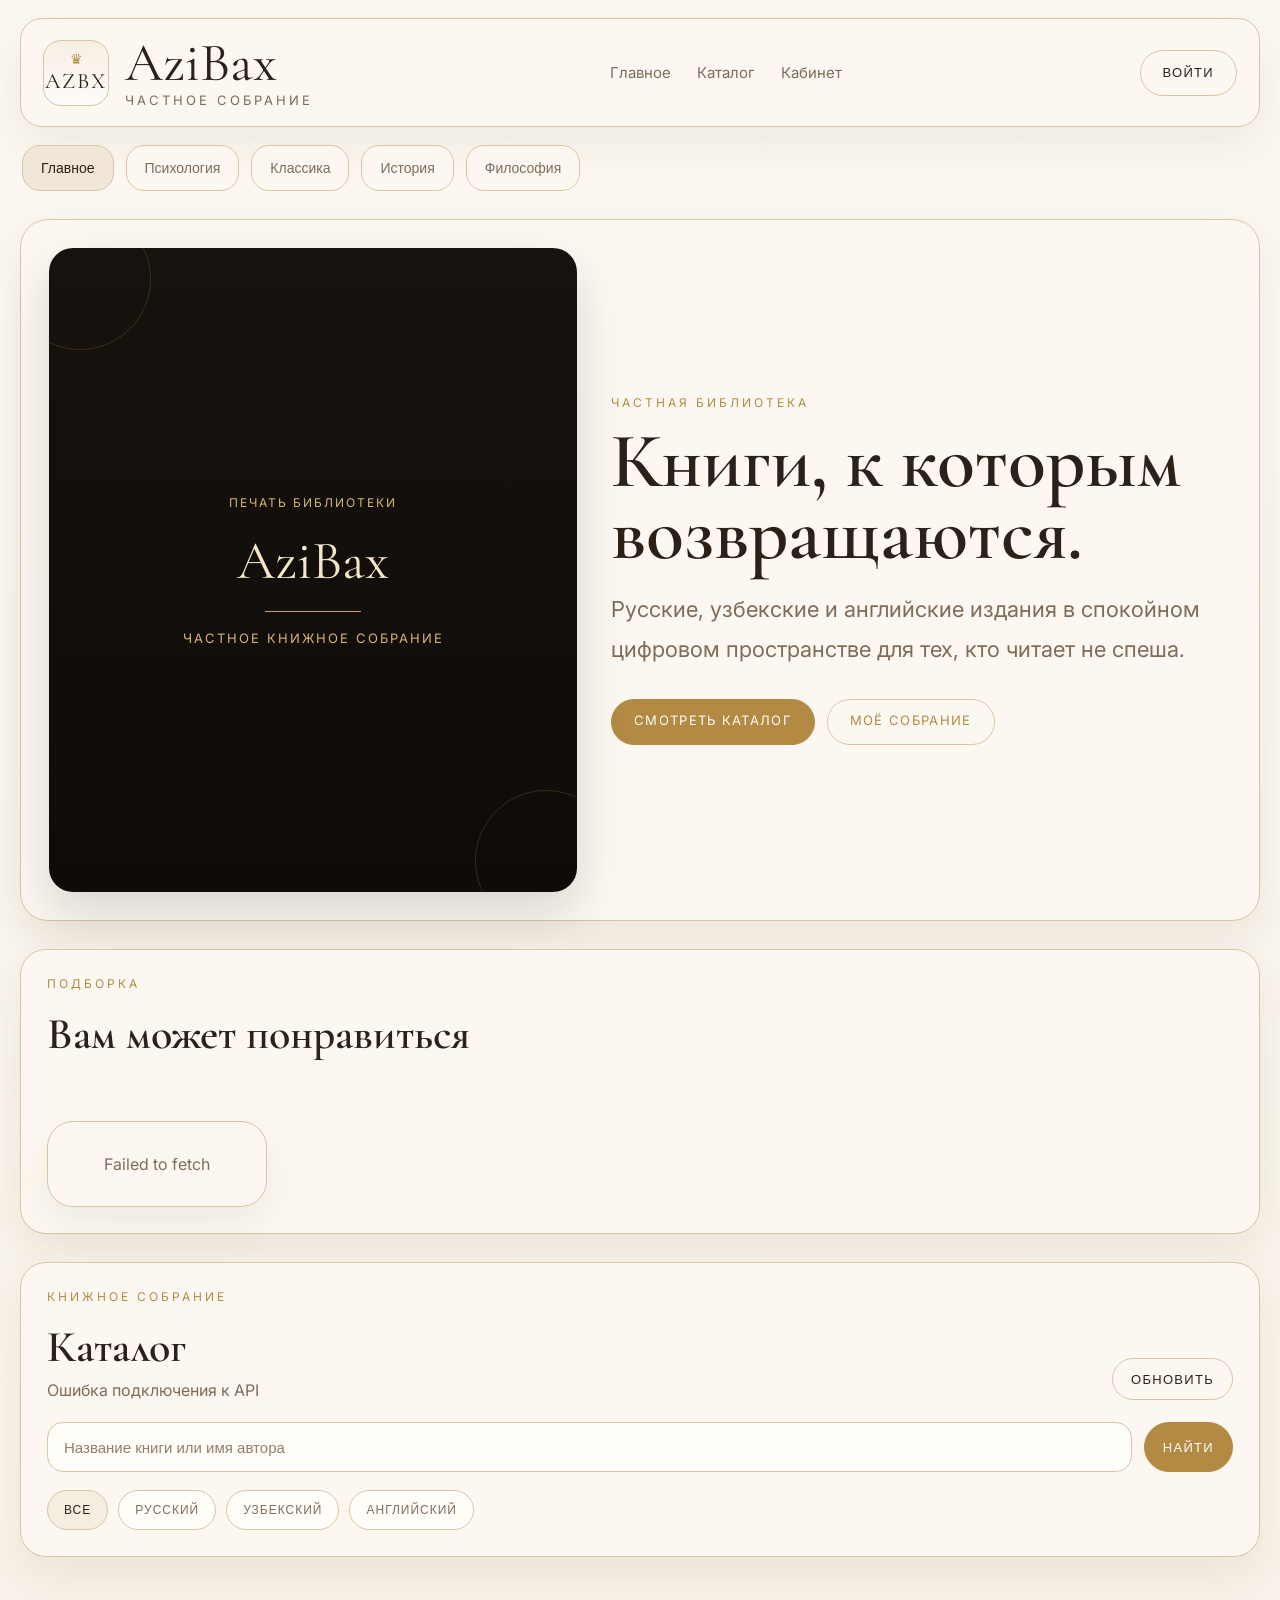
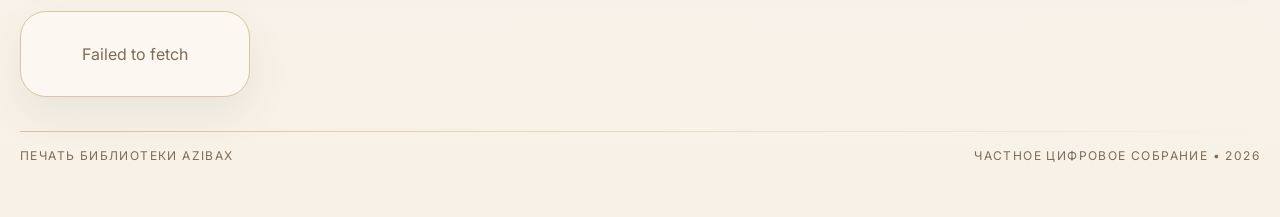
<file: index.html>
<!DOCTYPE html>
<html lang="ru">
<head>
  <meta charset="UTF-8" />
  <meta name="viewport" content="width=device-width, initial-scale=1.0" />
  <title>AziBax — Частное собрание</title>

  <link rel="preconnect" href="https://fonts.googleapis.com">
  <link rel="preconnect" href="https://fonts.gstatic.com" crossorigin>
  <link href="https://fonts.googleapis.com/css2?family=Cormorant+Garamond:wght@400;500;600;700&family=Inter:wght@400;500;600&display=swap" rel="stylesheet">

  <link rel="stylesheet" href="style.css?v=30" />
</head>
<body>
  <div class="page-shell">

    <header class="topbar">
      <a class="brand" href="index.html">
        <div class="crest">
          <div class="crest-crown">♛</div>
          <div class="crest-mark">AZBX</div>
        </div>

        <div class="brand-copy">
          <div class="brand-name">AziBax</div>
          <div class="brand-sub">Частное собрание</div>
        </div>
      </a>

      <nav class="nav-links">
        <a href="#featured">Главное</a>
        <a href="#catalog">Каталог</a>
        <a href="favorites.html">Кабинет</a>
      </nav>

      <button class="ghost-button" id="openAuthBtn">Войти</button>
    </header>

    <section class="club-nav">
      <button class="club-pill active">Главное</button>
      <button class="club-pill">Психология</button>
      <button class="club-pill">Классика</button>
      <button class="club-pill">История</button>
      <button class="club-pill">Философия</button>
    </section>

    <section class="featured-section" id="featured">
      <div class="featured-book">
        <div class="featured-cover">
          <div class="featured-cover-inner">
            <div class="featured-cover-top">Печать библиотеки</div>
            <div class="featured-cover-title">AziBax</div>
            <div class="featured-cover-line"></div>
            <div class="featured-cover-text">Частное книжное собрание</div>
          </div>
        </div>

        <div class="featured-info">
          <div class="section-kicker">Частная библиотека</div>
          <h1>Книги, к которым возвращаются.</h1>
          <p>
            Русские, узбекские и английские издания
            в спокойном цифровом пространстве
            для тех, кто читает не спеша.
          </p>

          <div class="featured-actions">
            <a class="primary-button" href="#catalog">Смотреть каталог</a>
            <a class="secondary-button" href="favorites.html">Моё собрание</a>
          </div>
        </div>
      </div>
    </section>

    <section class="section-block">
      <div class="section-head-row">
        <div>
          <div class="section-kicker">Подборка</div>
          <h2>Вам может понравиться</h2>
        </div>
      </div>

      <div class="book-grid compact" id="recommendedGrid"></div>
    </section>

    <section class="catalog-panel" id="catalog">
      <div class="catalog-head">
        <div>
          <div class="section-kicker">Книжное собрание</div>
          <h2>Каталог</h2>
          <p id="catalogMeta">Загрузка каталога...</p>
        </div>

        <button class="ghost-button small" id="refreshBtn">Обновить</button>
      </div>

      <div class="catalog-search-row">
        <input type="text" id="searchInput" placeholder="Название книги или имя автора" />
        <button class="primary-button small" id="searchBtn">Найти</button>
      </div>

      <div class="language-row">
        <button class="lang-pill active" data-language="">Все</button>
        <button class="lang-pill" data-language="rus">Русский</button>
        <button class="lang-pill" data-language="uzb">Узбекский</button>
        <button class="lang-pill" data-language="eng">Английский</button>
      </div>
    </section>

    <section class="book-grid" id="booksGrid"></section>

    <section class="hidden" id="emptyState">
      <div class="state-card">
        По этому запросу ничего не найдено.
      </div>
    </section>

    <footer class="site-footer">
      <div class="footer-line"></div>
      <div class="footer-copy">
        <div>Печать библиотеки AziBax</div>
        <div>Частное цифровое собрание • 2026</div>
      </div>
    </footer>
  </div>

  <div class="modal hidden" id="authModal">
    <div class="modal-card">
      <div class="modal-head">
        <div>
          <div class="section-kicker">Личный кабинет</div>
          <h3>Вход</h3>
        </div>
        <button class="icon-button" id="closeAuthBtn">✕</button>
      </div>

      <div class="tab-row">
        <button class="tab active" data-tab="login">Войти</button>
        <button class="tab" data-tab="register">Регистрация</button>
      </div>

      <form id="loginForm" class="auth-form">
        <input type="email" id="loginEmail" placeholder="Почта" required />
        <input type="password" id="loginPassword" placeholder="Пароль" required />
        <button class="primary-button full">Войти</button>
      </form>

      <form id="registerForm" class="auth-form hidden">
        <input type="text" id="registerName" placeholder="Имя" />
        <input type="email" id="registerEmail" placeholder="Почта" required />
        <input type="password" id="registerPassword" placeholder="Пароль" required />
        <button class="primary-button full">Создать аккаунт</button>
      </form>

      <p class="auth-message" id="authMessage"></p>
    </div>
  </div>

  <script src="config.js?v=30"></script>
  <script src="shared.js?v=30"></script>
  <script src="app.js?v=30"></script>

  <script>
    function fillRecommendedFromMainGrid() {
      const target = document.getElementById("recommendedGrid");
      const main = document.getElementById("booksGrid");
      if (!target || !main) return;

      const observer = new MutationObserver(() => {
        const cards = Array.from(main.children).slice(0, 4);
        target.innerHTML = "";
        cards.forEach(card => target.appendChild(card.cloneNode(true)));
      });

      observer.observe(main, { childList: true, subtree: false });
    }

    fillRecommendedFromMainGrid();
  </script>
</body>
</html>
</file>
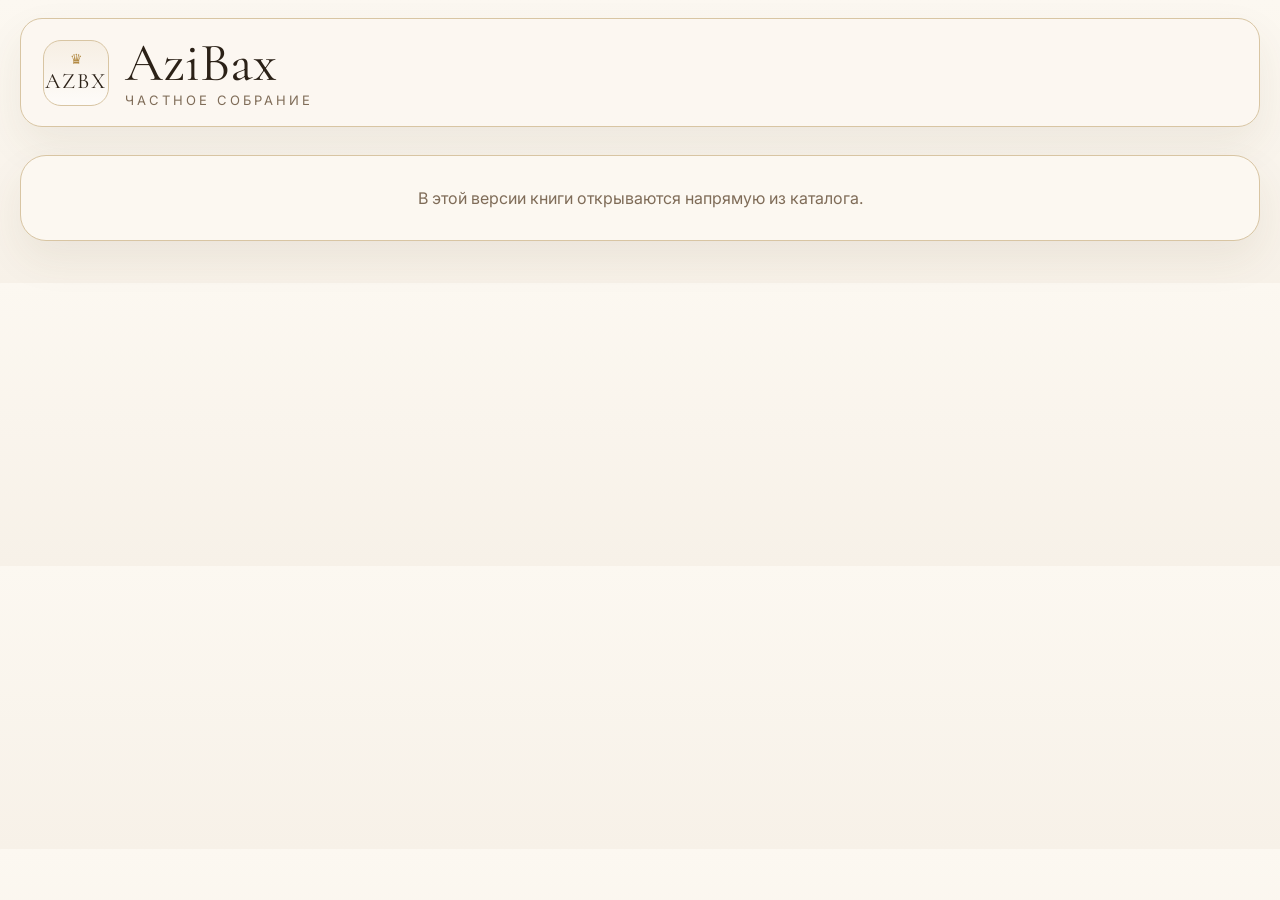
<file: book.html>
<!DOCTYPE html>
<html lang="ru">
<head>
  <meta charset="UTF-8" />
  <meta name="viewport" content="width=device-width, initial-scale=1.0" />
  <title>AziBax — Книга</title>
  <link rel="preconnect" href="https://fonts.googleapis.com">
  <link rel="preconnect" href="https://fonts.gstatic.com" crossorigin>
  <link href="https://fonts.googleapis.com/css2?family=Cormorant+Garamond:wght@400;500;600;700&family=Inter:wght@400;500;600&display=swap" rel="stylesheet">
  <link rel="stylesheet" href="style.css?v=8" />
</head>
<body>
  <div class="grain"></div>

  <div class="page-shell">
    <header class="topbar">
      <a class="brand" href="index.html">
        <div class="crest">
          <div class="crest-crown">♛</div>
          <div class="crest-mark">AZBX</div>
        </div>
        <div class="brand-copy">
          <div class="brand-name">AziBax</div>
          <div class="brand-sub">Частное собрание</div>
        </div>
      </a>
    </header>

    <section>
      <div class="state-card">
        В этой версии книги открываются напрямую из каталога.
      </div>
    </section>
  </div>
</body>
</html>
</file>
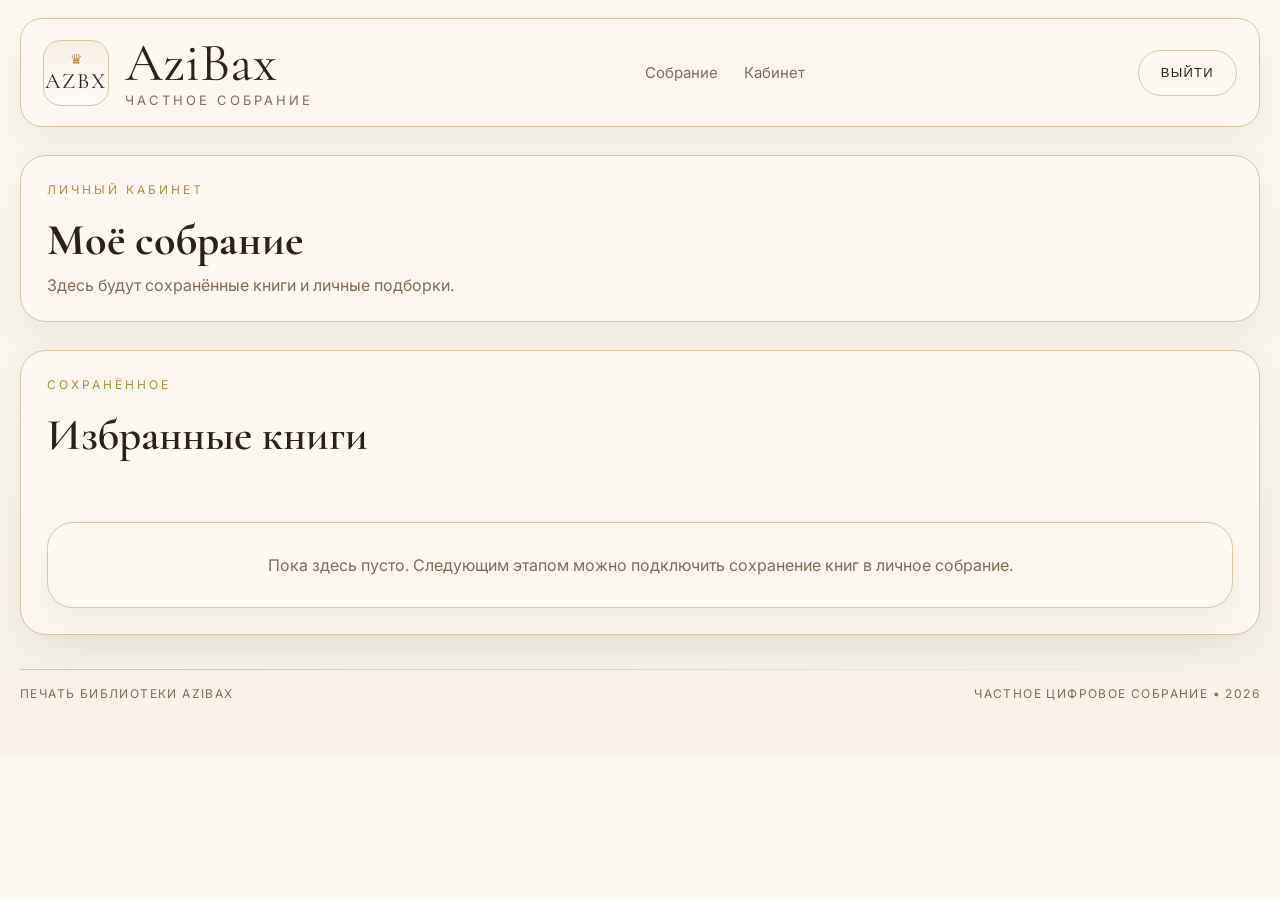
<file: favorites.html>
<!DOCTYPE html>
<html lang="ru">
<head>
  <meta charset="UTF-8" />
  <meta name="viewport" content="width=device-width, initial-scale=1.0" />
  <title>AziBax — Мой кабинет</title>

  <link rel="preconnect" href="https://fonts.googleapis.com">
  <link rel="preconnect" href="https://fonts.gstatic.com" crossorigin>
  <link href="https://fonts.googleapis.com/css2?family=Cormorant+Garamond:wght@400;500;600;700&family=Inter:wght@400;500;600&display=swap" rel="stylesheet">

  <link rel="stylesheet" href="style.css?v=31" />
</head>
<body>
  <div class="page-shell">

    <header class="topbar">
      <a class="brand" href="index.html">
        <div class="crest">
          <div class="crest-crown">♛</div>
          <div class="crest-mark">AZBX</div>
        </div>

        <div class="brand-copy">
          <div class="brand-name">AziBax</div>
          <div class="brand-sub">Частное собрание</div>
        </div>
      </a>

      <nav class="nav-links">
        <a href="index.html">Собрание</a>
        <a href="favorites.html">Кабинет</a>
      </nav>

      <button class="ghost-button" id="logoutBtn">Выйти</button>
    </header>

    <section class="section-block">
      <div class="section-kicker">Личный кабинет</div>
      <h2 style="font-family:'Cormorant Garamond',serif;font-size:44px;margin:0 0 8px;">Моё собрание</h2>
      <p style="color:var(--muted);margin:0;" id="favoritesMeta">
        Здесь будут сохранённые книги и личные подборки.
      </p>
    </section>

    <section class="section-block">
      <div class="section-head-row">
        <div>
          <div class="section-kicker">Сохранённое</div>
          <h2>Избранные книги</h2>
        </div>
      </div>

      <div class="book-grid" id="favoritesGrid"></div>

      <section id="favoritesEmpty">
        <div class="state-card">
          Пока здесь пусто. Следующим этапом можно подключить сохранение книг в личное собрание.
        </div>
      </section>
    </section>

    <footer class="site-footer">
      <div class="footer-line"></div>
      <div class="footer-copy">
        <div>Печать библиотеки AziBax</div>
        <div>Частное цифровое собрание • 2026</div>
      </div>
    </footer>
  </div>

  <script src="config.js?v=31"></script>
  <script src="shared.js?v=31"></script>
  <script src="favorites.js?v=31"></script>
</body>
</html>
</file>
<file: style.css>
:root{
  --bg:#f7f1e8;
  --bg-soft:#f1e7d8;
  --panel:#fcf8f1;
  --panel-2:#efe3d1;
  --gold:#b38a43;
  --gold-soft:rgba(179,138,67,.10);
  --line:#d8c5a3;
  --text:#2b2117;
  --muted:#7f6c58;
  --shadow:0 18px 42px rgba(92,72,35,.08);
}

*{box-sizing:border-box}
html{scroll-behavior:smooth}

body{
  margin:0;
  background:
    linear-gradient(180deg, #fcf8f1 0%, #f7f1e8 100%);
  color:var(--text);
  font-family:"Inter", sans-serif;
}

a{color:inherit;text-decoration:none}
.hidden{display:none!important}

.page-shell{
  width:min(1240px, calc(100% - 28px));
  margin:0 auto;
  padding:18px 0 42px;
}

/* HEADER */

.topbar{
  display:flex;
  align-items:center;
  justify-content:space-between;
  gap:18px;
  padding:18px 22px;
  border:1px solid var(--line);
  border-radius:22px;
  background:rgba(252,248,241,.92);
  box-shadow:var(--shadow);
}

.brand{
  display:flex;
  align-items:center;
  gap:16px;
}

.crest{
  width:66px;
  height:66px;
  border-radius:18px;
  border:1px solid var(--line);
  background:linear-gradient(180deg, rgba(179,138,67,.08), rgba(255,255,255,.55));
  display:flex;
  flex-direction:column;
  align-items:center;
  justify-content:center;
}

.crest-crown{
  color:var(--gold);
  font-size:14px;
  line-height:1;
}

.crest-mark{
  font-family:"Cormorant Garamond", serif;
  font-size:22px;
  letter-spacing:2px;
  margin-top:2px;
}

.brand-name{
  font-family:"Cormorant Garamond", serif;
  font-size:54px;
  line-height:.95;
}

.brand-sub{
  color:var(--muted);
  font-size:13px;
  letter-spacing:3px;
  text-transform:uppercase;
  margin-top:4px;
}

.nav-links{
  display:flex;
  gap:26px;
  color:var(--muted);
  font-size:15px;
}

.nav-links a:hover{
  color:var(--text);
}

/* BUTTONS */

.ghost-button,
.primary-button,
.secondary-button,
.icon-button,
.tab,
.club-pill,
.lang-pill{
  cursor:pointer;
  transition:.2s ease;
}

.ghost-button,
.primary-button,
.secondary-button{
  min-height:46px;
  padding:12px 22px;
  border-radius:999px;
  font-size:13px;
  letter-spacing:1.3px;
  text-transform:uppercase;
}

.ghost-button{
  background:transparent;
  border:1px solid var(--line);
  color:var(--text);
}

.ghost-button:hover{
  background:rgba(179,138,67,.06);
}

.primary-button{
  background:var(--gold);
  border:1px solid var(--gold);
  color:#fffdf8;
}

.primary-button:hover{
  filter:brightness(1.03);
}

.secondary-button{
  background:transparent;
  border:1px solid var(--line);
  color:var(--gold);
}

.small{
  min-height:42px;
  padding:10px 18px;
}

.full{width:100%}

/* TOP CLUB NAV */

.club-nav{
  display:flex;
  gap:12px;
  overflow:auto;
  padding:18px 2px 0;
}

.club-pill{
  border:1px solid var(--line);
  background:var(--panel);
  color:var(--muted);
  border-radius:18px;
  padding:14px 18px;
  font-size:14px;
  white-space:nowrap;
}

.club-pill.active{
  color:var(--text);
  background:var(--bg-soft);
}

/* FEATURED */

.featured-section{
  margin-top:28px;
}

.featured-book{
  display:grid;
  grid-template-columns:.92fr 1.08fr;
  gap:34px;
  align-items:center;
  border:1px solid var(--line);
  border-radius:28px;
  background:var(--panel);
  box-shadow:var(--shadow);
  padding:28px;
}

.featured-cover{
  width:100%;
  aspect-ratio:.82;
  border-radius:24px;
  background:linear-gradient(180deg, #17120e 0%, #0e0b08 100%);
  position:relative;
  overflow:hidden;
  box-shadow:0 22px 50px rgba(0,0,0,.14);
}

.featured-cover::before,
.featured-cover::after{
  content:"";
  position:absolute;
  width:140px;
  height:140px;
  border:1px solid rgba(179,138,67,.24);
  border-radius:50%;
}

.featured-cover::before{
  top:-40px;
  left:-40px;
}

.featured-cover::after{
  bottom:-40px;
  right:-40px;
}

.featured-cover-inner{
  position:absolute;
  inset:0;
  display:flex;
  flex-direction:column;
  align-items:center;
  justify-content:center;
  text-align:center;
  padding:24px;
}

.featured-cover-top{
  color:#d6b56f;
  text-transform:uppercase;
  font-size:12px;
  letter-spacing:2px;
}

.featured-cover-title{
  margin-top:18px;
  font-family:"Cormorant Garamond", serif;
  font-size:54px;
  color:#f5e8ca;
}

.featured-cover-line{
  width:96px;
  height:1px;
  background:#cba454;
  margin:18px 0;
}

.featured-cover-text{
  color:#d6b56f;
  font-size:13px;
  text-transform:uppercase;
  letter-spacing:2px;
}

.section-kicker{
  color:var(--gold);
  text-transform:uppercase;
  letter-spacing:3px;
  font-size:12px;
  margin-bottom:16px;
}

.featured-info h1{
  font-family:"Cormorant Garamond", serif;
  font-size:78px;
  line-height:.92;
  margin:0;
  font-weight:600;
}

.featured-info p{
  margin:20px 0 0;
  color:var(--muted);
  font-size:22px;
  line-height:1.8;
  max-width:640px;
}

.featured-actions{
  display:flex;
  gap:12px;
  flex-wrap:wrap;
  margin-top:30px;
}

/* SECTIONS */

.section-block,
.catalog-panel,
.state-card,
.modal-card{
  margin-top:28px;
  border:1px solid var(--line);
  background:var(--panel);
  border-radius:26px;
  box-shadow:var(--shadow);
}

.section-block,
.catalog-panel{
  padding:26px;
}

.section-head-row{
  display:flex;
  justify-content:space-between;
  align-items:end;
  gap:12px;
}

.section-head-row h2,
.catalog-head h2{
  margin:4px 0 6px;
  font-family:"Cormorant Garamond", serif;
  font-size:44px;
  font-weight:600;
}

.catalog-head{
  display:flex;
  align-items:end;
  justify-content:space-between;
  gap:16px;
}

.catalog-head p{
  margin:0;
  color:var(--muted);
}

/* SEARCH */

.catalog-search-row{
  display:flex;
  gap:12px;
  flex-wrap:wrap;
  margin-top:22px;
}

input{
  flex:1 1 320px;
  min-height:50px;
  width:100%;
  border:1px solid var(--line);
  border-radius:16px;
  background:#fffdf8;
  color:var(--text);
  padding:14px 16px;
  font-size:15px;
  outline:none;
}

input::placeholder{
  color:#927f68;
}

/* LANGUAGE FILTER */

.language-row{
  display:flex;
  gap:10px;
  flex-wrap:wrap;
  margin-top:18px;
}

.lang-pill{
  min-height:40px;
  padding:10px 16px;
  border-radius:999px;
  border:1px solid var(--line);
  background:#fffdf8;
  color:var(--muted);
  text-transform:uppercase;
  letter-spacing:1px;
  font-size:12px;
}

.lang-pill.active,
.lang-pill:hover{
  background:var(--gold-soft);
  color:var(--text);
}

/* BOOK GRID */

.book-grid{
  display:grid;
  grid-template-columns:repeat(auto-fill, minmax(210px, 1fr));
  gap:22px;
  margin-top:26px;
}

.book-grid.compact{
  grid-template-columns:repeat(auto-fill, minmax(180px, 1fr));
}

.book-card{
  border:1px solid var(--line);
  background:#fffdf8;
  border-radius:20px;
  overflow:hidden;
  box-shadow:var(--shadow);
}

.book-cover-shell{
  padding:14px 14px 0;
}

.book-cover-image,
.book-cover-fallback{
  width:100%;
  height:290px;
  border-radius:14px;
  display:block;
}

.book-cover-image{
  object-fit:cover;
  background:#eadfcf;
}

.book-cover-fallback{
  background:
    linear-gradient(180deg, rgba(179,138,67,.10), rgba(255,255,255,.45)),
    linear-gradient(180deg, #f4eadc, #eadcc7);
  border:1px solid var(--line);
  display:flex;
  flex-direction:column;
  align-items:center;
  justify-content:center;
}

.crest-mini{
  font-family:"Cormorant Garamond", serif;
  font-size:22px;
  letter-spacing:3px;
  color:var(--gold);
}

.fallback-line{
  width:62px;
  height:1px;
  background:var(--gold);
  margin:14px 0;
}

.fallback-label{
  color:var(--muted);
  font-size:12px;
  letter-spacing:1.4px;
  text-transform:uppercase;
}

.book-meta{
  padding:16px;
}

.book-title{
  font-family:"Cormorant Garamond", serif;
  font-size:28px;
  line-height:1.05;
}

.book-author{
  color:var(--muted);
  margin-top:8px;
  font-size:14px;
  min-height:20px;
}

.book-bottom{
  display:flex;
  align-items:center;
  justify-content:space-between;
  gap:10px;
  margin-top:16px;
}

.book-chip{
  border:1px solid var(--line);
  border-radius:999px;
  padding:7px 10px;
  font-size:11px;
  color:var(--gold);
  background:var(--gold-soft);
  text-transform:uppercase;
  letter-spacing:1.2px;
}

.book-open-link{
  font-size:13px;
  text-transform:uppercase;
  letter-spacing:1px;
}

/* STATE */

.state-card{
  padding:32px;
  text-align:center;
  color:var(--muted);
}

/* FOOTER */

.site-footer{
  margin-top:34px;
  padding-bottom:12px;
}

.footer-line{
  height:1px;
  background:linear-gradient(90deg, rgba(179,138,67,.45), rgba(179,138,67,0));
}

.footer-copy{
  display:flex;
  justify-content:space-between;
  gap:12px;
  flex-wrap:wrap;
  padding-top:16px;
  color:var(--muted);
  font-size:12px;
  text-transform:uppercase;
  letter-spacing:1.4px;
}

/* MODAL */

.modal{
  position:fixed;
  inset:0;
  background:rgba(85,65,35,.18);
  display:grid;
  place-items:center;
  padding:18px;
  z-index:30;
}

.modal-card{
  width:min(480px, 100%);
  padding:24px;
}

.modal-head{
  display:flex;
  justify-content:space-between;
  align-items:start;
  gap:12px;
}

.modal-head h3{
  margin:4px 0 0;
  font-family:"Cormorant Garamond", serif;
  font-size:38px;
}

.icon-button{
  width:40px;
  height:40px;
  border-radius:12px;
  border:1px solid var(--line);
  background:transparent;
  color:var(--text);
}

.tab-row{
  display:flex;
  gap:8px;
  margin-top:18px;
}

.tab{
  flex:1;
  min-height:42px;
  border-radius:999px;
  border:1px solid var(--line);
  background:#fffdf8;
  color:var(--muted);
  text-transform:uppercase;
  font-size:12px;
  letter-spacing:1.2px;
}

.tab.active{
  background:var(--gold-soft);
  color:var(--text);
}

.auth-form{
  display:grid;
  gap:10px;
  margin-top:16px;
}

.auth-message{
  min-height:20px;
  color:var(--muted);
  margin-top:14px;
}

/* RESPONSIVE */

@media (max-width: 980px){
  .featured-book{
    grid-template-columns:1fr;
  }

  .nav-links{
    display:none;
  }

  .featured-info h1{
    font-size:56px;
  }

  .featured-info p{
    font-size:18px;
  }
}

@media (max-width: 640px){
  .page-shell{
    width:min(100% - 18px, 1240px);
    padding-top:10px;
  }

  .topbar{
    padding:14px 16px;
    border-radius:18px;
  }

  .brand-name{
    font-size:42px;
  }

  .featured-book,
  .section-block,
  .catalog-panel,
  .state-card,
  .modal-card{
    border-radius:22px;
  }

  .featured-book,
  .section-block,
  .catalog-panel{
    padding:20px;
  }

  .featured-info h1{
    font-size:48px;
  }

  .catalog-head{
    flex-direction:column;
    align-items:flex-start;
  }

  .book-cover-image,
  .book-cover-fallback{
    height:260px;
  }
}
</file>
